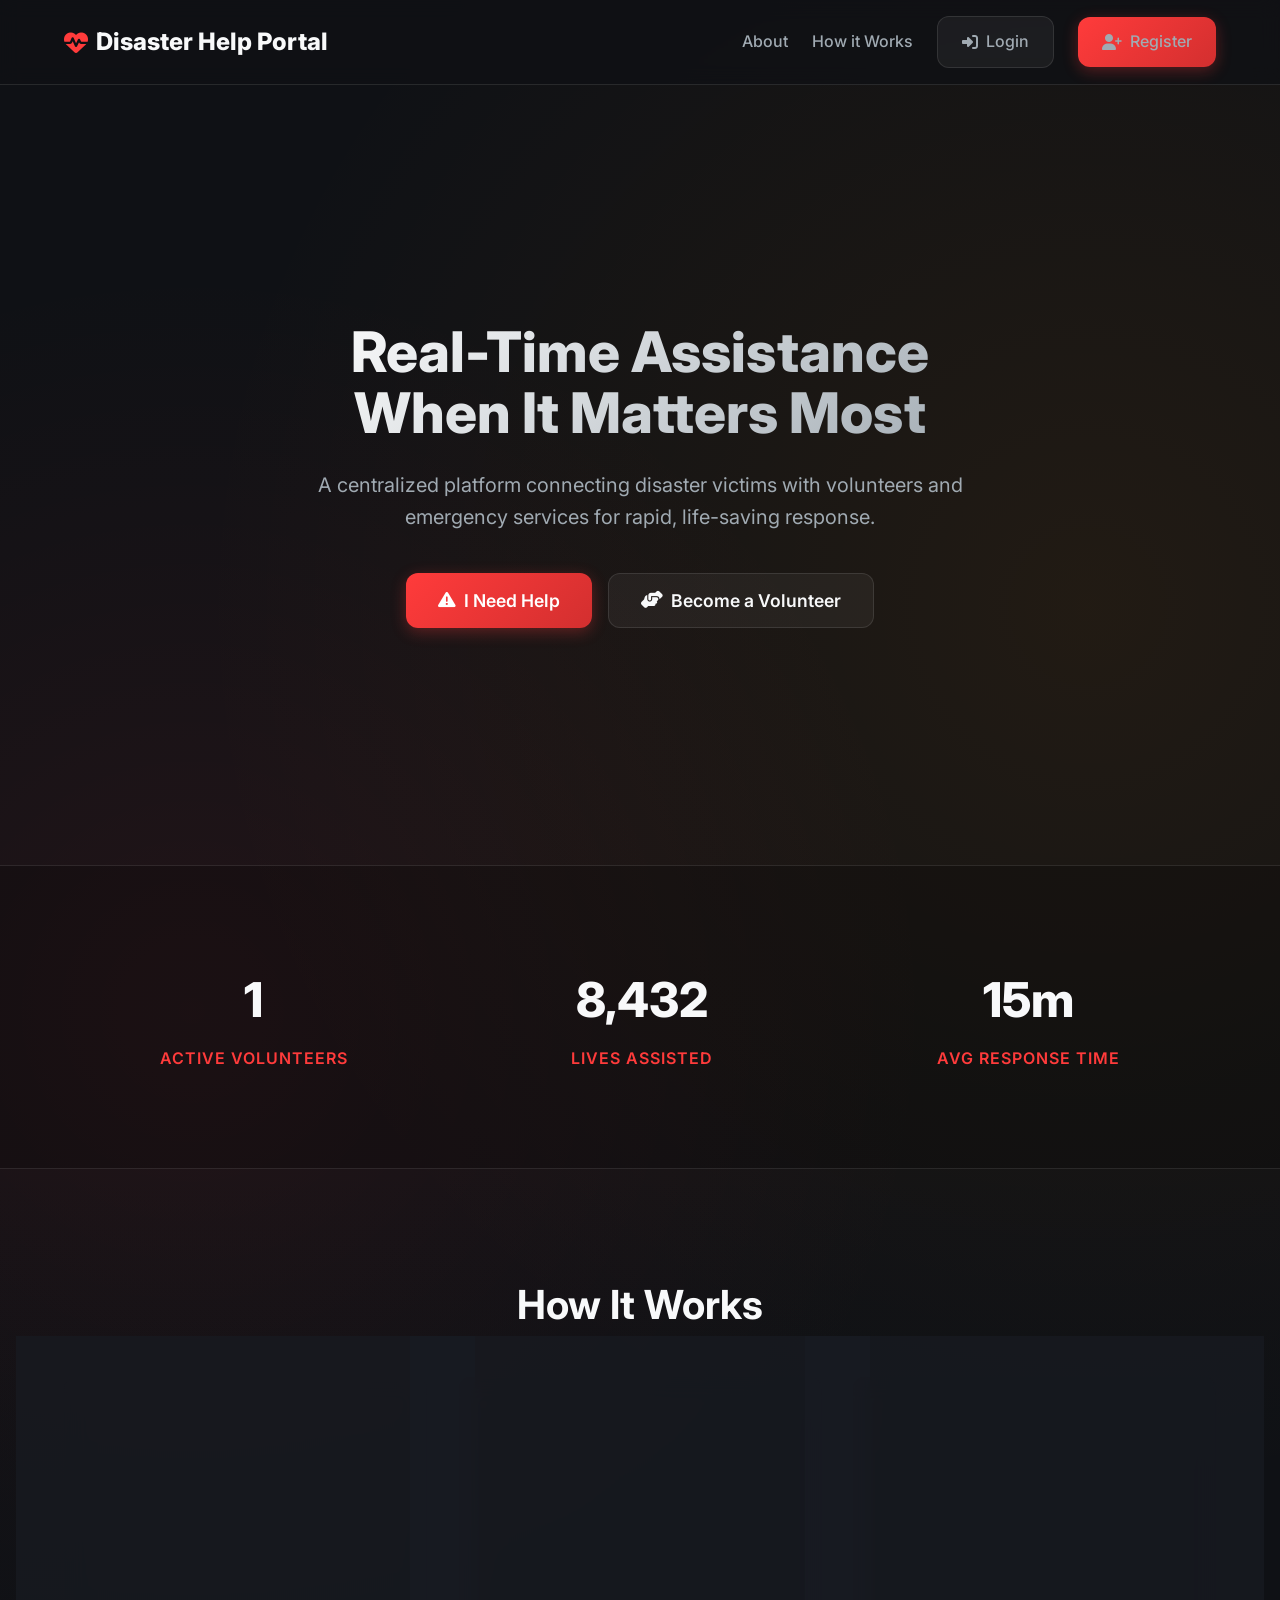
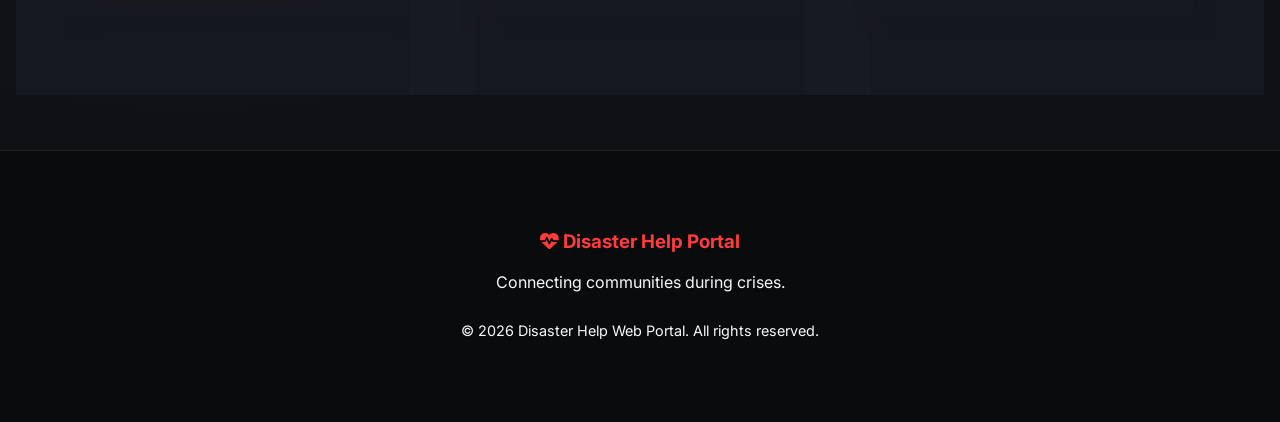
<file: index.html>
<!DOCTYPE html>
<html lang="en">
<head>
  <meta charset="UTF-8">
  <meta name="viewport" content="width=device-width, initial-scale=1.0">
  <title>Disaster Help Web Portal</title>
  <!-- Google Fonts -->
  <link rel="preconnect" href="https://fonts.googleapis.com">
  <link rel="preconnect" href="https://fonts.gstatic.com" crossorigin>
  <link href="https://fonts.googleapis.com/css2?family=Inter:wght@400;500;600;700;800&display=swap" rel="stylesheet">
  <!-- Font Awesome -->
  <link rel="stylesheet" href="https://cdnjs.cloudflare.com/ajax/libs/font-awesome/6.4.0/css/all.min.css">
  <!-- Core Styles -->
  <link rel="stylesheet" href="css/main.css">
  
  <style>
    /* Landing Specific Styles */
    .hero-section {
      min-height: calc(100vh - 120px);
      display: flex;
      align-items: center;
      position: relative;
      overflow: hidden;
    }
    
    .hero-bg {
      position: absolute;
      top: 0; left: 0; right: 0; bottom: 0;
      background: url('https://images.unsplash.com/photo-1469502909403-1fbced24e12d?auto=format&fit=crop&q=80') center/cover no-repeat;
      opacity: 0.15;
      z-index: -1;
      filter: grayscale(100%) contrast(1.2);
    }

    .hero-content {
      max-width: 800px;
      margin: 0 auto;
      text-align: center;
      padding: 2rem;
    }

    .hero-title {
      font-size: 3.5rem;
      font-weight: 800;
      margin-bottom: 1.5rem;
      background: linear-gradient(135deg, #fff 0%, #a0aab2 100%);
      -webkit-background-clip: text;
      -webkit-text-fill-color: transparent;
      line-height: 1.1;
    }

    .hero-subtitle {
      font-size: 1.25rem;
      color: var(--text-muted);
      margin-bottom: 2.5rem;
    }

    .hero-cta {
      display: flex;
      gap: 1rem;
      justify-content: center;
    }

    .features-section {
      padding: 5rem 0;
      background: linear-gradient(180deg, transparent, rgba(15, 17, 21, 0.8));
    }

    .features-grid {
      display: grid;
      grid-template-columns: repeat(auto-fit, minmax(300px, 1fr));
      gap: 2rem;
      margin-top: 3rem;
    }

    .feature-card {
      padding: 2.5rem;
      text-align: center;
      transition: transform 0.3s;
    }

    .feature-card:hover {
      transform: translateY(-10px);
    }

    .feature-icon {
      font-size: 2.5rem;
      color: var(--primary-color);
      margin-bottom: 1.5rem;
    }

    .stats-section {
      padding: 4rem 0;
      border-top: 1px solid var(--glass-border);
      border-bottom: 1px solid var(--glass-border);
      background: rgba(0,0,0,0.2);
    }

    .stats-grid {
      display: flex;
      justify-content: space-around;
      flex-wrap: wrap;
      gap: 2rem;
      text-align: center;
    }

    .stat-value {
      font-size: 3rem;
      font-weight: 800;
      color: var(--text-main);
      margin-bottom: 0.5rem;
    }

    .stat-label {
      color: var(--primary-color);
      font-weight: 600;
      text-transform: uppercase;
      letter-spacing: 1px;
    }

    @media (max-width: 768px) {
      .hero-title { font-size: 2.5rem; }
      .hero-cta { flex-direction: column; }
    }
  </style>
</head>
<body>

  <!-- Alert Ticker -->
  <div class="alert-ticker" id="globalTicker" style="display: none;">
    <div class="ticker-content" id="tickerText"></div>
  </div>

  <!-- Navbar -->
  <nav class="navbar">
    <div class="nav-container">
      <a href="index.html" class="nav-brand">
        <i class="fa-solid fa-heart-pulse"></i>
        Disaster Help Portal
      </a>
      <div class="nav-links">
        <a href="#about">About</a>
        <a href="#how-it-works">How it Works</a>
        <a href="login.html" class="btn btn-secondary"><i class="fa-solid fa-right-to-bracket"></i> Login</a>
        <a href="register.html" class="btn btn-primary"><i class="fa-solid fa-user-plus"></i> Register</a>
      </div>
    </div>
  </nav>

  <!-- Hero Section -->
  <section class="hero-section">
    <div class="hero-bg"></div>
    <div class="container hero-content animate-fade-in">
      <h1 class="hero-title">Real-Time Assistance When It Matters Most</h1>
      <p class="hero-subtitle">A centralized platform connecting disaster victims with volunteers and emergency services for rapid, life-saving response.</p>
      <div class="hero-cta">
        <button id="ctaVictim" class="btn btn-primary" style="padding: 1rem 2rem; font-size: 1.1rem;">
          <i class="fa-solid fa-triangle-exclamation"></i> I Need Help
        </button>
        <button id="ctaVolunteer" class="btn btn-secondary" style="padding: 1rem 2rem; font-size: 1.1rem;">
          <i class="fa-solid fa-handshake-angle"></i> Become a Volunteer
        </button>
      </div>
    </div>
  </section>

  <!-- Stats Section -->
  <section class="stats-section">
    <div class="container stats-grid">
      <div>
        <div class="stat-value" id="statUsers">0</div>
        <div class="stat-label">Active Volunteers</div>
      </div>
      <div>
        <div class="stat-value" id="statReqs">0</div>
        <div class="stat-label">Lives Assisted</div>
      </div>
      <div>
        <div class="stat-value" id="statTime">15m</div>
        <div class="stat-label">Avg Response Time</div>
      </div>
    </div>
  </section>

  <!-- How It Works -->
  <section id="how-it-works" class="features-section">
    <div class="container">
      <h2 class="text-center mb-5" style="font-size: 2.5rem;">How It Works</h2>
      <div class="features-grid">
        <div class="glass-panel feature-card">
          <i class="fa-solid fa-mobile-screen feature-icon"></i>
          <h3>1. Report Incident</h3>
          <p class="text-muted mt-3">Victims quickly request help (Food, Medical, Rescue) and share direct GPS coordinates securely.</p>
        </div>
        <div class="glass-panel feature-card">
          <i class="fa-solid fa-satellite-dish feature-icon"></i>
          <h3>2. Real-Time Broadcast</h3>
          <p class="text-muted mt-3">The system instantly alerts nearby verified volunteers and emergency response administrators.</p>
        </div>
        <div class="glass-panel feature-card">
          <i class="fa-solid fa-truck-medical feature-icon"></i>
          <h3>3. Rapid Response</h3>
          <p class="text-muted mt-3">Volunteers accept requests, navigate to the exact location via map, and provide critical relief.</p>
        </div>
      </div>
    </div>
  </section>

  <!-- Footer -->
  <footer style="background: rgba(10,11,13,0.9); padding: 3rem 0; border-top: 1px solid var(--glass-border); text-align: center;">
    <div class="container">
      <h3 style="color: var(--primary-color);"><i class="fa-solid fa-heart-pulse"></i> Disaster Help Portal</h3>
      <p class="text-muted mt-2">Connecting communities during crises.</p>
      <div class="mt-4 text-muted" style="font-size: 0.9rem;">
        &copy; 2026 Disaster Help Web Portal. All rights reserved.
      </div>
    </div>
  </footer>

  <!-- Scripts -->
  <script src="js/data.js"></script>
  <script>
    // Update dynamic elements
    document.addEventListener('DOMContentLoaded', () => {
      // If user is already logged in, update navbar buttons
      const session = getSession();
      if (session) {
        const navLinks = document.querySelector('.nav-links');
        if (navLinks) {
          let dashHref = session.role === 'admin' ? 'admin-dashboard.html'
                       : session.role === 'volunteer' ? 'volunteer-dashboard.html'
                       : 'victim-dashboard.html';
          const roleLabel = session.role.charAt(0).toUpperCase() + session.role.slice(1);
          navLinks.innerHTML = `
            <a href="#how-it-works">How it Works</a>
            <span class="text-muted" style="font-size:0.85rem;">Logged in as <strong style="color:var(--primary-color)">${session.name}</strong> (${roleLabel})</span>
            <a href="${dashHref}" class="btn btn-primary"><i class="fa-solid fa-table-columns"></i> My Dashboard</a>
            <a href="#" id="logoutNavBtn" class="btn btn-secondary"><i class="fa-solid fa-right-from-bracket"></i> Logout</a>
          `;
          document.getElementById('logoutNavBtn').addEventListener('click', (e) => {
            e.preventDefault();
            clearSession();
            window.location.reload();
          });
        }
      }

      // CTA Button logic — role-aware routing, NEVER auto-logs out
      function goAsRole(requiredRole) {
        const s = getSession();
        if (s) {
          if (s.role === requiredRole) {
            // Already the right role → go straight to dashboard
            if (requiredRole === 'volunteer') { window.location.href = 'volunteer-dashboard.html'; return; }
            if (requiredRole === 'victim')    { window.location.href = 'victim-dashboard.html';    return; }
          }
          // Different role logged in → go to login with requested role shown,
          // but DON'T clear session here. Login page will prompt them.
          window.location.href = 'login.html?role=' + requiredRole;
          return;
        }
        // Not logged in → go to login with correct tab pre-selected
        window.location.href = 'login.html?role=' + requiredRole;
      }

      document.getElementById('ctaVictim').addEventListener('click', () => goAsRole('victim'));
      document.getElementById('ctaVolunteer').addEventListener('click', () => goAsRole('volunteer'));

      // Check for active alerts
      const db = getDb();
      if (db.alerts && db.alerts.length > 0) {
        const activeAlerts = db.alerts.filter(a => a.active);
        if (activeAlerts.length > 0) {
          const ticker = document.getElementById('globalTicker');
          const tickerText = document.getElementById('tickerText');
          tickerText.innerHTML = `<i class="fa-solid fa-triangle-exclamation"></i> <strong>EMERGENCY ALERT:</strong> ${activeAlerts[0].message}`;
          ticker.style.display = 'flex';
        }
      }

      // Update mock stats
      const volsCount = db.users.filter(u => u.role === 'volunteer').length;
      document.getElementById('statUsers').textContent = volsCount > 0 ? volsCount : '124';
      const reqsCount = db.requests.filter(r => r.status === 'resolved').length;
      document.getElementById('statReqs').textContent = reqsCount > 0 ? reqsCount : '8,432';
    });
  </script>
</body>
</html>
</file>
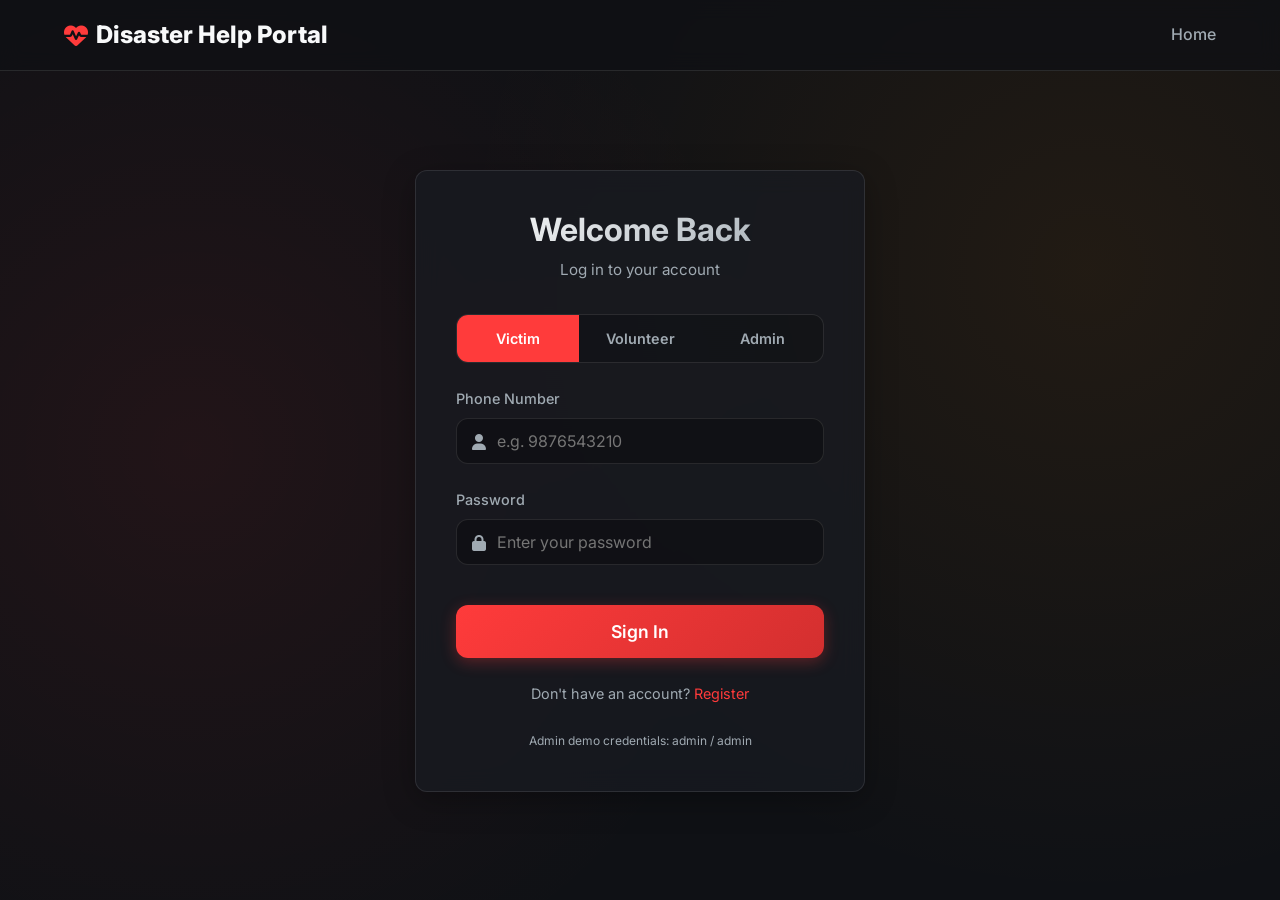
<file: login.html>
<!DOCTYPE html>
<html lang="en">
<head>
  <meta charset="UTF-8">
  <meta name="viewport" content="width=device-width, initial-scale=1.0">
  <title>Login - Disaster Help Portal</title>
  <link href="https://fonts.googleapis.com/css2?family=Inter:wght@400;500;600;700&display=swap" rel="stylesheet">
  <link rel="stylesheet" href="https://cdnjs.cloudflare.com/ajax/libs/font-awesome/6.4.0/css/all.min.css">
  <link rel="stylesheet" href="css/main.css">
  <link rel="stylesheet" href="css/auth.css">
</head>
<body>

  <!-- Navbar Basic -->
  <nav class="navbar">
    <div class="nav-container">
      <a href="index.html" class="nav-brand">
        <i class="fa-solid fa-heart-pulse"></i>
        Disaster Help Portal
      </a>
      <div class="nav-links">
        <a href="index.html">Home</a>
      </div>
    </div>
  </nav>

  <!-- Login Area -->
  <main class="auth-container">
    <div class="glass-panel auth-card animate-fade-in">
      <h1 class="auth-title">Welcome Back</h1>
      <p class="auth-subtitle">Log in to your account</p>

      <!-- Role Tabs -->
      <div class="role-selector">
        <div class="role-tab active" data-role="victim">Victim</div>
        <div class="role-tab" data-role="volunteer">Volunteer</div>
        <div class="role-tab" data-role="admin">Admin</div>
      </div>
      
      <div id="authAlert" class="alert-msg"></div>

      <!-- Login Form -->
      <form id="authForm" class="auth-form">
        <input type="hidden" id="roleInput" value="victim">
        
        <div class="form-group">
          <label class="form-label" id="phoneLabel">Phone Number</label>
          <div style="position: relative;">
            <i class="fa-solid fa-user" style="position: absolute; left: 1rem; top: 1rem; color: var(--text-muted);"></i>
            <input type="text" id="phoneInput" class="form-control" style="padding-left: 2.5rem;" placeholder="e.g. 9876543210" required>
          </div>
        </div>

        <div class="form-group">
          <label class="form-label">Password</label>
          <div style="position: relative;">
            <i class="fa-solid fa-lock" style="position: absolute; left: 1rem; top: 1rem; color: var(--text-muted);"></i>
            <input type="password" id="passwordInput" class="form-control" style="padding-left: 2.5rem;" placeholder="Enter your password" required>
          </div>
        </div>

        <button type="submit" class="btn btn-primary w-100 mt-3" style="font-size: 1.1rem; padding: 1rem;">
          Sign In
        </button>
      </form>

      <div class="auth-footer">
        Don't have an account? <a href="register.html">Register</a>
        <br><br>
        <small class="text-muted">Admin demo credentials: admin / admin</small>
      </div>
    </div>
  </main>

  <script src="js/data.js"></script>
  <script>
    // Pre-select role tab from URL param before auth.js runs
    (function() {
      const params = new URLSearchParams(window.location.search);
      const role = params.get('role');
      if (role && ['victim', 'volunteer', 'admin'].includes(role)) {
        // Set hidden input
        const ri = document.getElementById('roleInput');
        if (ri) ri.value = role;
        // Update tab active states
        document.querySelectorAll('.role-tab').forEach(t => {
          t.classList.toggle('active', t.getAttribute('data-role') === role);
        });
        // If admin, change label
        if (role === 'admin') {
          const lbl = document.getElementById('phoneLabel');
          const inp = document.getElementById('phoneInput');
          if (lbl) lbl.textContent = 'Username';
          if (inp) { inp.type = 'text'; inp.placeholder = 'e.g. admin'; }
        }
      }
    })();
  </script>
  <script src="js/auth.js"></script>
</body>
</html>
</file>
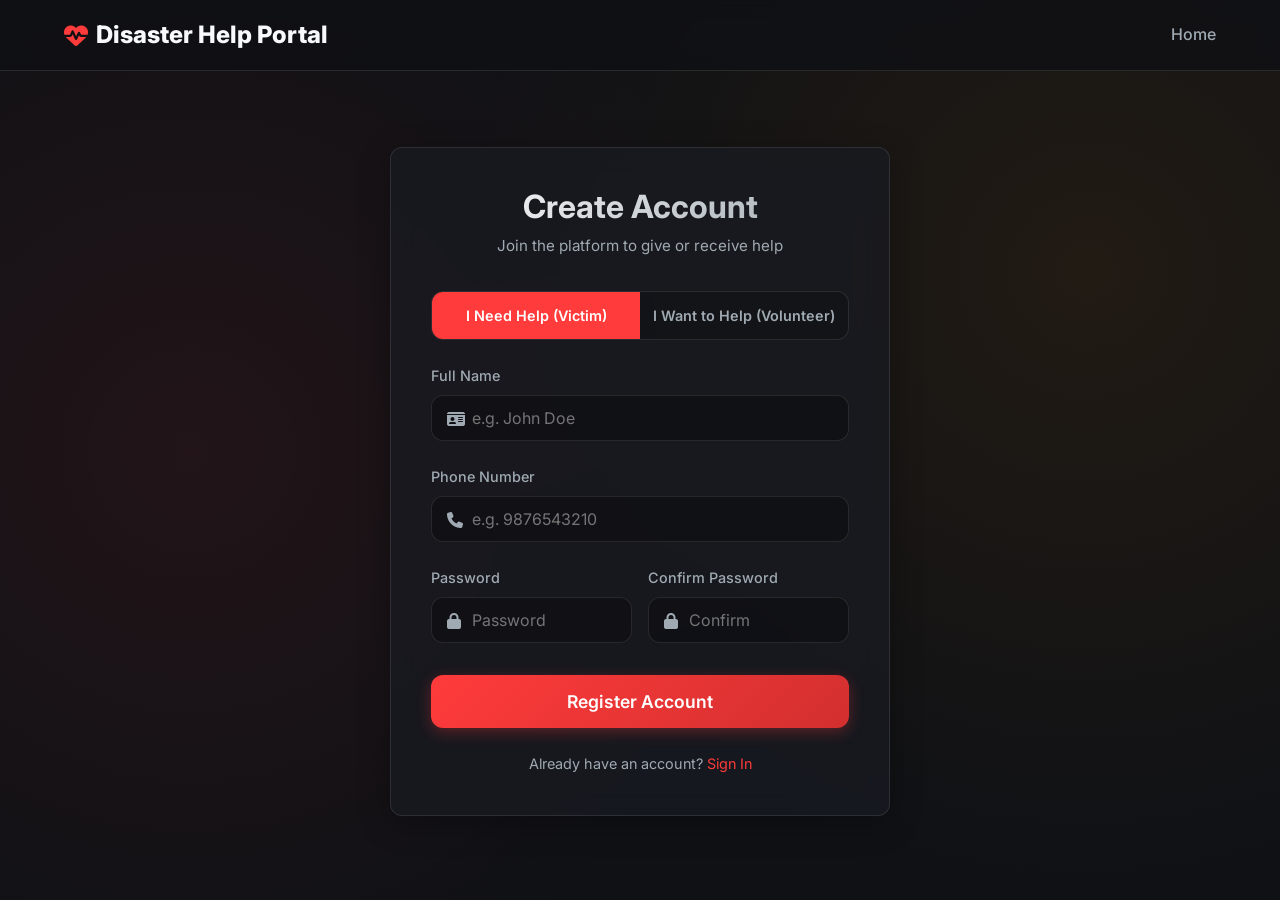
<file: register.html>
<!DOCTYPE html>
<html lang="en">
<head>
  <meta charset="UTF-8">
  <meta name="viewport" content="width=device-width, initial-scale=1.0">
  <title>Register - Disaster Help Portal</title>
  <link href="https://fonts.googleapis.com/css2?family=Inter:wght@400;500;600;700&display=swap" rel="stylesheet">
  <link rel="stylesheet" href="https://cdnjs.cloudflare.com/ajax/libs/font-awesome/6.4.0/css/all.min.css">
  <link rel="stylesheet" href="css/main.css">
  <link rel="stylesheet" href="css/auth.css">
</head>
<body>

  <!-- Navbar Basic -->
  <nav class="navbar">
    <div class="nav-container">
      <a href="index.html" class="nav-brand">
        <i class="fa-solid fa-heart-pulse"></i>
        Disaster Help Portal
      </a>
      <div class="nav-links">
        <a href="index.html">Home</a>
      </div>
    </div>
  </nav>

  <!-- Register Area -->
  <main class="auth-container">
    <div class="glass-panel auth-card animate-fade-in" style="max-width: 500px;">
      <h1 class="auth-title">Create Account</h1>
      <p class="auth-subtitle">Join the platform to give or receive help</p>

      <!-- Role Tabs (Admin should not self-register usually, but for demo we don't include it here) -->
      <div class="role-selector">
        <div class="role-tab active" data-role="victim">I Need Help (Victim)</div>
        <div class="role-tab" data-role="volunteer">I Want to Help (Volunteer)</div>
      </div>
      
      <div id="authAlert" class="alert-msg"></div>

      <!-- Register Form -->
      <form id="authForm" class="auth-form">
        <!-- Hidden input set by get params or tab click default-->
        <input type="hidden" id="roleInput" value="victim">
        
        <script>
          // Pre-select tab based on URL param
          const params = new URLSearchParams(window.location.search);
          const roleFromUrl = params.get('role');
          if (roleFromUrl && (roleFromUrl === 'victim' || roleFromUrl === 'volunteer')) {
            document.querySelector('#roleInput').value = roleFromUrl;
            document.querySelectorAll('.role-tab').forEach(t => t.classList.remove('active'));
            document.querySelector(`.role-tab[data-role="${roleFromUrl}"]`).classList.add('active');
          }
        </script>

        <div class="form-group">
          <label class="form-label">Full Name</label>
          <div style="position: relative;">
            <i class="fa-solid fa-id-card" style="position: absolute; left: 1rem; top: 1rem; color: var(--text-muted);"></i>
            <input type="text" id="nameInput" class="form-control" style="padding-left: 2.5rem;" placeholder="e.g. John Doe" required>
          </div>
        </div>

        <div class="form-group">
          <label class="form-label">Phone Number</label>
          <div style="position: relative;">
            <i class="fa-solid fa-phone" style="position: absolute; left: 1rem; top: 1rem; color: var(--text-muted);"></i>
            <input type="tel" id="phoneInput" class="form-control" style="padding-left: 2.5rem;" placeholder="e.g. 9876543210" required>
          </div>
        </div>

        <div class="form-row">
          <div class="form-group">
            <label class="form-label">Password</label>
            <div style="position: relative;">
              <i class="fa-solid fa-lock" style="position: absolute; left: 1rem; top: 1rem; color: var(--text-muted);"></i>
              <input type="password" id="passwordInput" class="form-control" style="padding-left: 2.5rem;" placeholder="Password" minlength="4" required>
            </div>
          </div>
          
          <div class="form-group">
            <label class="form-label">Confirm Password</label>
            <div style="position: relative;">
              <i class="fa-solid fa-lock" style="position: absolute; left: 1rem; top: 1rem; color: var(--text-muted);"></i>
              <input type="password" id="confirmPasswordInput" class="form-control" style="padding-left: 2.5rem;" placeholder="Confirm" minlength="4" required>
            </div>
          </div>
        </div>

        <button type="submit" class="btn btn-primary w-100 mt-2" style="font-size: 1.1rem; padding: 1rem;">
          Register Account
        </button>
      </form>

      <div class="auth-footer">
        Already have an account? <a href="login.html">Sign In</a>
      </div>
    </div>
  </main>

  <script src="js/data.js"></script>
  <script src="js/auth.js"></script>
</body>
</html>
</file>
<file: css/main.css>
:root {
  --primary-color: #ff3b3b;
  --primary-hover: #ff1a1a;
  --secondary-color: #fb8c00;
  --dark-bg: #0f1115;
  --darker-bg: #0a0b0d;
  --card-bg: rgba(25, 28, 35, 0.7);
  --glass-border: rgba(255, 255, 255, 0.1);
  --glass-highlight: rgba(255, 255, 255, 0.05);
  --text-main: #f8f9fa;
  --text-muted: #a0aab2;
  --success: #00e676;
  --danger: #ff1744;
  --warning: #ffb300;
  --info: #00b0ff;
  
  --font-family: 'Inter', system-ui, -apple-system, sans-serif;
  --border-radius: 12px;
  --transition: all 0.3s cubic-bezier(0.25, 0.8, 0.25, 1);
}

* {
  box-sizing: border-box;
  margin: 0;
  padding: 0;
}

body {
  font-family: var(--font-family);
  background-color: var(--dark-bg);
  background-image: 
    radial-gradient(circle at 15% 50%, rgba(255, 59, 59, 0.08) 0%, transparent 50%),
    radial-gradient(circle at 85% 30%, rgba(251, 140, 0, 0.08) 0%, transparent 50%);
  color: var(--text-main);
  min-height: 100vh;
  line-height: 1.6;
  overflow-x: hidden;
}

/* Glassmorphism utility */
.glass-panel {
  background: var(--card-bg);
  backdrop-filter: blur(12px);
  -webkit-backdrop-filter: blur(12px);
  border: 1px solid var(--glass-border);
  border-radius: var(--border-radius);
  box-shadow: 0 8px 32px 0 rgba(0, 0, 0, 0.3);
}

/* Base typography */
h1, h2, h3, h4, h5, h6 {
  font-weight: 700;
  line-height: 1.2;
  margin-bottom: 1rem;
}

a {
  color: var(--primary-color);
  text-decoration: none;
  transition: var(--transition);
}

a:hover {
  text-decoration: underline;
  color: var(--primary-hover);
}

/* Inputs */
.form-group {
  margin-bottom: 1.5rem;
}

.form-label {
  display: block;
  margin-bottom: 0.5rem;
  font-weight: 500;
  color: var(--text-muted);
  font-size: 0.9rem;
}

.form-control {
  width: 100%;
  padding: 0.75rem 1rem;
  font-family: var(--font-family);
  font-size: 1rem;
  color: var(--text-main);
  background: rgba(10, 11, 13, 0.5);
  border: 1px solid var(--glass-border);
  border-radius: var(--border-radius);
  transition: var(--transition);
}

.form-control:focus {
  outline: none;
  border-color: var(--primary-color);
  box-shadow: 0 0 0 3px rgba(255, 59, 59, 0.2);
}

/* Buttons */
.btn {
  display: inline-flex;
  align-items: center;
  justify-content: center;
  gap: 0.5rem;
  padding: 0.75rem 1.5rem;
  font-family: var(--font-family);
  font-weight: 600;
  font-size: 1rem;
  text-decoration: none;
  border: none;
  border-radius: var(--border-radius);
  cursor: pointer;
  transition: var(--transition);
}

.btn-primary {
  background: linear-gradient(135deg, var(--primary-color), #d32f2f);
  color: white;
  box-shadow: 0 4px 15px rgba(255, 59, 59, 0.3);
}

.btn-primary:hover {
  transform: translateY(-2px);
  box-shadow: 0 6px 20px rgba(255, 59, 59, 0.4);
  text-decoration: none;
  color: white;
}

.btn-secondary {
  background: var(--glass-highlight);
  color: var(--text-main);
  border: 1px solid var(--glass-border);
}

.btn-secondary:hover {
  background: rgba(255, 255, 255, 0.1);
  text-decoration: none;
  color: white;
}

/* Animations */
@keyframes fadeIn {
  from { opacity: 0; transform: translateY(10px); }
  to { opacity: 1; transform: translateY(0); }
}

.animate-fade-in {
  animation: fadeIn 0.5s ease forwards;
}

/* Navigation */
.navbar {
  position: sticky;
  top: 0;
  z-index: 1000;
  padding: 1rem 0;
  background: rgba(15, 17, 21, 0.8);
  backdrop-filter: blur(10px);
  border-bottom: 1px solid var(--glass-border);
}

.nav-container {
  display: flex;
  justify-content: space-between;
  align-items: center;
  max-width: 1200px;
  margin: 0 auto;
  padding: 0 1.5rem;
}

.nav-brand {
  font-size: 1.5rem;
  font-weight: 800;
  color: var(--text-main);
  display: flex;
  align-items: center;
  gap: 0.5rem;
}

.nav-brand i {
  color: var(--primary-color);
}

.nav-brand:hover {
  text-decoration: none;
  color: var(--text-main);
}

.nav-links {
  display: flex;
  gap: 1.5rem;
  align-items: center;
}

.nav-links a {
  color: var(--text-muted);
  font-weight: 500;
}

.nav-links a:hover, .nav-links a.active {
  color: var(--text-main);
  text-decoration: none;
}

/* Alert Ticker */
.alert-ticker {
  background: var(--warning);
  color: #000;
  padding: 0.5rem;
  font-size: 0.9rem;
  font-weight: 600;
  display: flex;
  align-items: center;
  overflow: hidden;
}

.ticker-content {
  white-space: nowrap;
  animation: ticker 25s linear infinite;
  display: inline-block;
  padding-left: 100%;
}

@keyframes ticker {
  0% { transform: translateX(0); }
  100% { transform: translateX(-100%); }
}

/* Main Container */
.container {
  max-width: 1200px;
  margin: 0 auto;
  padding: 2rem 1.5rem;
}

/* Utils */
.text-center { text-align: center; }
.mt-1 { margin-top: 0.25rem; }
.mt-2 { margin-top: 0.5rem; }
.mt-3 { margin-top: 1rem; }
.mt-4 { margin-top: 1.5rem; }
.mt-5 { margin-top: 3rem; }
.mb-1 { margin-bottom: 0.25rem; }
.mb-2 { margin-bottom: 0.5rem; }
.mb-3 { margin-bottom: 1rem; }
.mb-4 { margin-bottom: 1.5rem; }
.mb-5 { margin-bottom: 3rem; }
.w-100 { width: 100%; }
.d-none { display: none !important; }

/* Responsive */
@media (max-width: 768px) {
  .nav-links {
    display: none; /* simple mobile nav approach for now */
  }
}
</file>
<file: css/auth.css>
/* Auth specific styles */
.auth-container {
  min-height: calc(100vh - 80px); /* minus navbar */
  display: flex;
  align-items: center;
  justify-content: center;
  padding: 2rem 1rem;
}

.auth-card {
  width: 100%;
  max-width: 450px;
  padding: 2.5rem;
  text-align: center;
}

.auth-title {
  font-size: 2rem;
  margin-bottom: 0.5rem;
  background: linear-gradient(135deg, #fff, var(--text-muted));
  -webkit-background-clip: text;
  -webkit-text-fill-color: transparent;
}

.auth-subtitle {
  color: var(--text-muted);
  margin-bottom: 2rem;
  font-size: 0.95rem;
}

/* Role Selector Tabs */
.role-selector {
  display: flex;
  background: rgba(0, 0, 0, 0.2);
  border: 1px solid var(--glass-border);
  border-radius: var(--border-radius);
  margin-bottom: 1.5rem;
  overflow: hidden;
}

.role-tab {
  flex: 1;
  padding: 0.75rem 0;
  text-align: center;
  cursor: pointer;
  font-weight: 600;
  font-size: 0.9rem;
  color: var(--text-muted);
  transition: var(--transition);
}

.role-tab:hover {
  background: rgba(255, 255, 255, 0.05);
  color: var(--text-main);
}

.role-tab.active {
  background: var(--primary-color);
  color: #fff;
}

/* Form layout */
.auth-form {
  text-align: left;
}

.form-row {
  display: flex;
  gap: 1rem;
}

.form-row .form-group {
  flex: 1;
}

.auth-footer {
  margin-top: 1.5rem;
  font-size: 0.9rem;
  color: var(--text-muted);
  text-align: center;
}

/* Error/Success Messages */
.alert-msg {
  padding: 1rem;
  border-radius: var(--border-radius);
  margin-bottom: 1.5rem;
  font-size: 0.9rem;
  font-weight: 500;
  display: none;
}

.alert-msg.error {
  background: rgba(255, 23, 68, 0.1);
  border: 1px solid rgba(255, 23, 68, 0.3);
  color: #ff5252;
  display: block;
}

.alert-msg.success {
  background: rgba(0, 230, 118, 0.1);
  border: 1px solid rgba(0, 230, 118, 0.3);
  color: #69f0ae;
  display: block;
}
</file>
